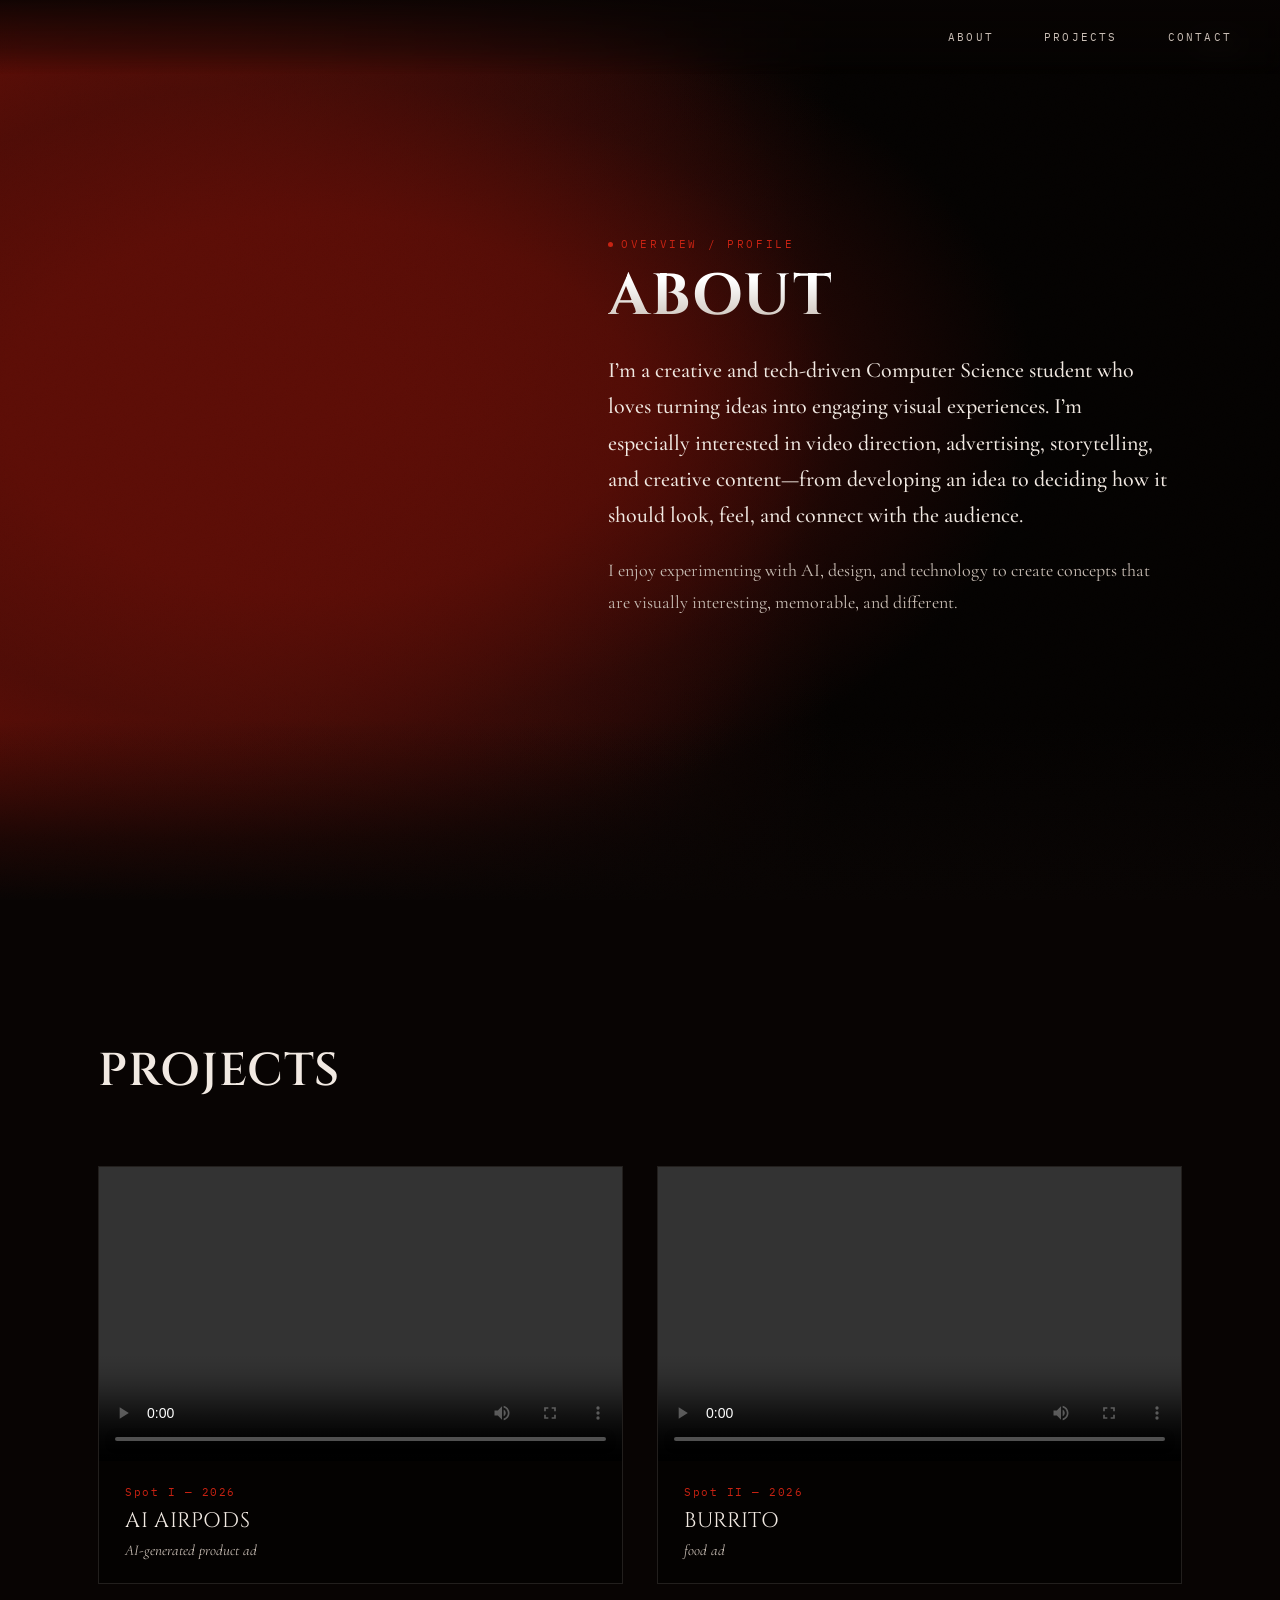
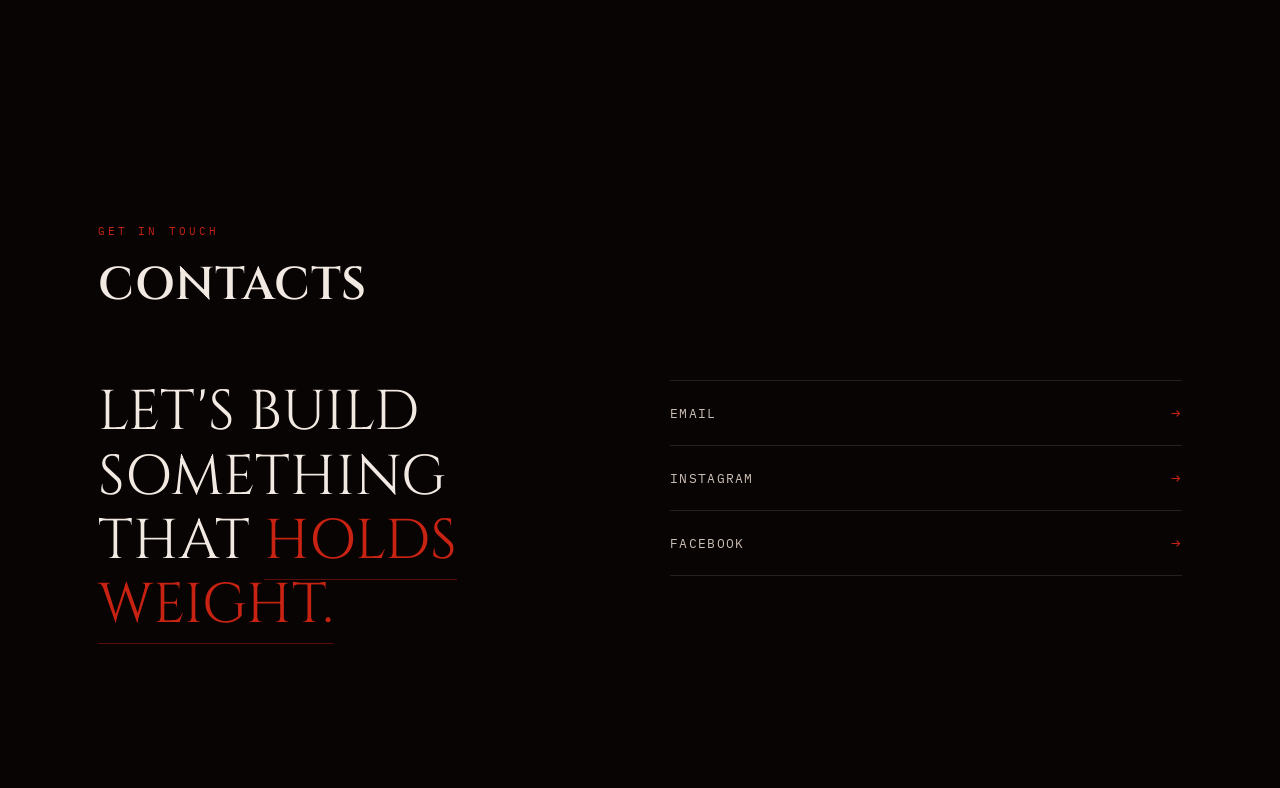
<file: index.html>
<!DOCTYPE html>
<html lang="en">
<head>
<meta charset="UTF-8">
<meta name="viewport" content="width=device-width, initial-scale=1.0">
<title>Portfolio</title>
<link rel="preconnect" href="https://fonts.googleapis.com">
<link href="https://fonts.googleapis.com/css2?family=Cinzel:wght@400;500;600;700&family=Cormorant+Garamond:ital,wght@0,400;0,500;1,400&family=IBM+Plex+Mono:wght@400;500&display=swap" rel="stylesheet">
<style>
  :root{
    --bg:#080403;
    --bg-deep:#040201;
    --red-deep:#5c0d06;
    --red-glow:#8c140c;
    --red-bright:#c72212;
    --ivory:#f1e9e2;
    --ivory-dim:#c9beb5;
    --muted:#75695f;
    --hair:rgba(241,233,226,0.12);
  }
  *{margin:0;padding:0;box-sizing:border-box;}
  html{scroll-behavior:smooth;}
  body{
    background:var(--bg);
    color:var(--ivory);
    font-family:'Cormorant Garamond', serif;
    overflow-x:hidden;
  }
  .noise{
    position:fixed; inset:0; pointer-events:none; z-index:5; opacity:0.035; mix-blend-mode:overlay;
    background-image:url("data:image/svg+xml,%3Csvg xmlns='http://www.w3.org/2000/svg' width='120' height='120'%3E%3Cfilter id='n'%3E%3CfeTurbulence type='fractalNoise' baseFrequency='0.9' numOctaves='2' stitchTiles='stitch'/%3E%3C/filter%3E%3Crect width='100%25' height='100%25' filter='url(%23n)'/%3E%3C/svg%3E");
  }
  .container{max-width:1180px; margin:0 auto; padding:0 48px;}
  @media(max-width:640px){.container{padding:0 22px;}}

  /* ---------- SITE HEADER / TOP NAVIGATION ---------- */
  .site-header{
    position:fixed; top:0; left:0; width:100%; z-index:50;
    padding:24px 48px;
    display:flex; justify-content:flex-end; align-items:center;
    background:linear-gradient(to bottom, rgba(8,4,3,0.88) 0%, rgba(8,4,3,0.4) 65%, transparent 100%);
    backdrop-filter:blur(10px); -webkit-backdrop-filter:blur(10px);
    transition:all .3s ease;
  }
  @media(max-width:640px){.site-header{padding:18px 22px; justify-content:center;}}

  .header-nav{
    display:flex; align-items:center; gap:38px;
  }
  @media(max-width:640px){.header-nav{gap:24px;}}
  .header-nav a{
    font-family:'IBM Plex Mono', monospace; font-size:11px; letter-spacing:0.2em;
    text-transform:uppercase; color:var(--ivory-dim); text-decoration:none;
    position:relative; padding:6px 0; transition:color .3s ease, transform .2s ease;
    display:inline-flex; align-items:center; gap:8px;
  }
  .header-nav a::before{
    content:''; width:4px; height:4px; border-radius:50%; background:var(--red-bright);
    opacity:0; transform:scale(0.5); transition:all .3s ease;
  }
  .header-nav a::after{
    content:''; position:absolute; bottom:0; left:0; width:0; height:1.5px;
    background:linear-gradient(90deg, var(--red-bright), transparent);
    transition:width .3s ease;
    box-shadow:0 0 10px rgba(199,34,18,0.6);
  }
  .header-nav a:hover{
    color:var(--ivory);
  }
  .header-nav a:hover::before{
    opacity:1; transform:scale(1);
  }
  .header-nav a:hover::after{
    width:100%;
  }

  /* ---------- HERO ---------- */
  .hero{
    position:relative; min-height:100vh; overflow:hidden;
    display:flex; flex-direction:column; justify-content:center;
    padding-top:70px;
    background:
      radial-gradient(ellipse 70% 60% at 25% 45%, #5c0d06 0%, rgba(92,13,6,0.8) 35%, rgba(60,11,7,0.4) 60%, transparent 80%),
      radial-gradient(circle at 10% 45%, #5c0d06 0%, transparent 55%),
      linear-gradient(90deg, #5c0d06 0%, #4a0d07 18%, #200806 40%, var(--bg-deep) 65%, var(--bg-deep) 100%);
  }
  .figure-bleed{
    position:absolute; left:4%; top:0; height:100%; width:54%; max-width:680px; z-index:1;
    -webkit-mask-image:
      radial-gradient(ellipse 90% 80% at 48% 46%, black 35%, rgba(0,0,0,0.8) 60%, transparent 100%),
      linear-gradient(to right, transparent 0%, black 12%, black 65%, transparent 100%),
      linear-gradient(to bottom, transparent 0%, black 8%, black 75%, transparent 100%);
    mask-image:
      radial-gradient(ellipse 90% 80% at 48% 46%, black 35%, rgba(0,0,0,0.8) 60%, transparent 100%),
      linear-gradient(to right, transparent 0%, black 12%, black 65%, transparent 100%),
      linear-gradient(to bottom, transparent 0%, black 8%, black 75%, transparent 100%);
    -webkit-mask-composite:source-in;
    mask-composite:intersect;
  }
  .figure-bleed img,
  .figure-bleed video,
  .hero-video{
    width:100%; height:100%; object-fit:cover; object-position:center 20%; display:block;
    filter:none;
  }
  .figure-bleed::after{
    display:none;
  }
  @media(max-width:1100px){.figure-bleed{left:2%; width:54%; max-width:560px; opacity:0.85;}}
  @media(max-width:900px){.figure-bleed{left:0; width:64%; opacity:0.65;}}
  @media(max-width:640px){.figure-bleed{left:0; width:100%; height:50%; top:auto; bottom:0;
    -webkit-mask-image:linear-gradient(to top, black 30%, transparent 95%);
    mask-image:linear-gradient(to top, black 30%, transparent 95%); opacity:0.4;}}

  .hero-bottom-fade{
    position:absolute; bottom:0; left:0; width:100%; height:180px;
    background:linear-gradient(to bottom, transparent 0%, rgba(8,4,3,0.75) 65%, var(--bg) 100%);
    pointer-events:none; z-index:2;
  }

  .corner-dots{
    position:absolute; top:36px; right:44px; z-index:5;
    display:grid; grid-template-columns:repeat(4,1fr); gap:8px;
  }
  .corner-dots span{width:3px; height:3px; border-radius:50%; background:rgba(241,233,226,0.35); display:block;}
  @media(max-width:640px){.corner-dots{display:none;}}

  .hero-main{
    position:relative; z-index:6;
    padding:80px 48px 80px; max-width:720px; margin-left:auto; width:100%;
  }
  @media(max-width:1100px){.hero-main{margin-left:36%; padding-top:70px;}}
  @media(max-width:640px){.hero-main{padding:48px 22px 40px; margin-left:0;}}

  .hero-about-eyebrow{
    display:inline-flex; align-items:center; gap:8px;
    font-family:'IBM Plex Mono', monospace; font-size:11px; letter-spacing:0.24em;
    text-transform:uppercase; color:var(--red-bright); margin-bottom:18px;
  }
  .hero-about-eyebrow .dot{width:5px; height:5px; border-radius:50%; background:var(--red-bright); flex-shrink:0;}
  .hero-about-title{
    font-family:'Cinzel', serif; font-weight:700;
    font-size:clamp(34px,5vw,58px); line-height:0.95; color:var(--ivory);
    letter-spacing:0.02em; text-transform:uppercase; margin-bottom:28px;
    background:linear-gradient(180deg, #ffffff 20%, var(--ivory-dim) 100%);
    -webkit-background-clip:text; background-clip:text; -webkit-text-fill-color:transparent;
  }
  .hero-about-paras{
    display:flex; flex-direction:column; gap:20px; max-width:560px;
  }
  .hero-about-paras p{
    font-size:18px; line-height:1.8; color:var(--ivory-dim);
    font-family:'Cormorant Garamond', serif; font-weight:400;
  }
  .hero-about-paras p.lead-text{
    color:var(--ivory); font-size:22px; line-height:1.65; font-weight:500;
  }

  /* ---------- SECTION SHARED ---------- */
  section{position:relative; padding:120px 0; z-index:4;}
  #work{padding-top:140px;}
  .section-head{display:flex; align-items:flex-end; justify-content:space-between; margin-bottom:64px; gap:24px; flex-wrap:wrap;}
  .section-eyebrow{font-family:'IBM Plex Mono', monospace; font-size:11px; letter-spacing:0.28em; text-transform:uppercase; color:var(--red-bright); margin-bottom:16px;}
  .section-title{font-family:'Cinzel', serif; font-size:clamp(30px,4vw,46px); text-transform:uppercase; letter-spacing:0.02em; color:var(--ivory); font-weight:600;}
  .section-note{font-size:16px; color:var(--muted); max-width:320px; font-style:italic; line-height:1.6;}

  /* ---------- WORK / VIDEO REEL ---------- */
  .work-grid{display:grid; grid-template-columns:1fr 1fr; gap:34px;}
  @media(max-width:800px){.work-grid{grid-template-columns:1fr;}}
  .work-card{
    background:var(--bg-deep); border:1px solid var(--hair); overflow:hidden;
    transition:border-color .3s ease, transform .3s ease;
  }
  .work-card:hover{
    border-color:rgba(199,34,18,0.4);
    transform:translateY(-3px);
  }
  .work-media{
    position:relative; width:100%; aspect-ratio:16/9; background:#0c0605;
    display:flex; align-items:center; justify-content:center;
  }
  .work-media video{width:100%; height:100%; object-fit:cover; display:block; background:#0c0605;}
  .work-placeholder{
    position:absolute; inset:0; display:flex; flex-direction:column; align-items:center; justify-content:center;
    gap:14px; color:var(--muted); pointer-events:none;
  }
  .work-placeholder svg{width:46px; height:46px; opacity:0.7;}
  .work-placeholder span{font-family:'IBM Plex Mono', monospace; font-size:11px; letter-spacing:0.12em; text-transform:uppercase;}
  .work-meta{padding:24px 26px;}
  .work-num{font-family:'IBM Plex Mono', monospace; font-size:11px; color:var(--red-bright); letter-spacing:0.14em; margin-bottom:8px;}
  .work-title{font-family:'Cinzel', serif; font-size:21px; text-transform:uppercase; letter-spacing:0.03em; color:var(--ivory);}
  .work-sub{font-size:15px; color:var(--ivory-dim); margin-top:6px; font-style:italic;}

  /* ---------- CONTACT ---------- */
  .contact-wrap{display:grid; grid-template-columns:1fr 1fr; gap:60px;}
  @media(max-width:800px){.contact-wrap{grid-template-columns:1fr;}}
  .contact-big{font-family:'Cinzel', serif; font-size:clamp(34px,4.4vw,56px); text-transform:uppercase; line-height:1.15; color:var(--ivory); margin-bottom:30px;}
  .contact-big a{color:var(--red-bright); text-decoration:none; border-bottom:1px solid var(--red-deep); transition:border-color .3s ease;}
  .contact-big a:hover{border-color:var(--red-bright);}
  .contact-list{display:flex; flex-direction:column; gap:0;}
  .contact-list a{
    display:flex; justify-content:space-between; align-items:center;
    padding:22px 0; border-top:1px solid var(--hair); text-decoration:none;
    font-family:'IBM Plex Mono', monospace; font-size:13px; letter-spacing:0.1em; text-transform:uppercase; color:var(--ivory-dim);
    transition:color .3s ease, padding-left .3s ease;
  }
  .contact-list a:last-child{border-bottom:1px solid var(--hair);}
  .contact-list a:hover{color:var(--ivory); padding-left:10px;}
  .contact-list a span:last-child{color:var(--red-bright); font-size:16px;}
</style>
</head>
<body>
<div class="noise"></div>

<header class="site-header">
  <nav class="header-nav">
    <a href="#hero">About</a>
    <a href="#work">Projects</a>
    <a href="#contact">Contact</a>
  </nav>
</header>

<section class="hero" id="hero">
  <div class="corner-dots">
    <span></span><span></span><span></span><span></span>
    <span></span><span></span><span></span><span></span>
  </div>

  <div class="figure-bleed">
    <video
      class="hero-video"
      autoplay
      muted
      loop
      playsinline
      preload="auto"
    >
      <source src="maincharac.mp4" type="video/mp4">
    </video>
  </div>

  <div class="hero-bottom-fade"></div>

  <div class="hero-main">
    <div class="hero-about-header">
      <div class="hero-about-eyebrow">
        <span class="dot"></span>
        <span>Overview / Profile</span>
      </div>
      <h1 class="hero-about-title">About</h1>
    </div>
    <div class="hero-about-paras">
      <p class="lead-text">I’m a creative and tech-driven Computer Science student who loves turning ideas into engaging visual experiences. I’m especially interested in video direction, advertising, storytelling, and creative content—from developing an idea to deciding how it should look, feel, and connect with the audience.</p>
      <p>I enjoy experimenting with AI, design, and technology to create concepts that are visually interesting, memorable, and different.</p>
    </div>
  </div>
</section>

<section id="work">
  <div class="container">
    <div class="section-head">
      <div>
        <div class="section-title">Projects</div>
      </div>
    </div>
    <div class="work-grid">
      <div class="work-card">
        <div class="work-media">
          <video controls preload="metadata" playsinline>
            <source src="airpods.mp4" type="video/mp4">
            Your browser does not support the video tag.
          </video>
        </div>
        <div class="work-meta">
          <div class="work-num">Spot I — 2026</div>
          <div class="work-title">AI AirPods</div>
          <div class="work-sub">AI-generated product ad</div>
        </div>
      </div>
      <div class="work-card">
        <div class="work-media">
          <video controls preload="metadata" playsinline>
            <source src="cheatmeal.mp4" type="video/mp4">
            Your browser does not support the video tag.
          </video>
        </div>
        <div class="work-meta">
          <div class="work-num">Spot II — 2026</div>
          <div class="work-title">Burrito</div>
          <div class="work-sub">food ad</div>
        </div>
      </div>
    </div>
  </div>
</section>

<section id="contact">
  <div class="container">
    <div class="section-head">
      <div>
        <div class="section-eyebrow">Get In Touch</div>
        <div class="section-title">Contacts</div>
      </div>
    </div>
    <div class="contact-wrap">
      <div>
        <div class="contact-big">Let's build something that <a href="https://mail.google.com/" target="_blank" rel="noopener">holds weight.</a></div>
      </div>
      <div class="contact-list">
        <a href="https://mail.google.com/" target="_blank" rel="noopener"><span>Email</span><span>&#8594;</span></a>
        <a href="https://www.instagram.com/_wise.af/" target="_blank" rel="noopener"><span>Instagram</span><span>&#8594;</span></a>
        <a href="https://www.facebook.com/syed.wayes.2024/" target="_blank" rel="noopener"><span>Facebook</span><span>&#8594;</span></a>
      </div>
    </div>
  </div>
</section>

</body>
</html>
</file>
